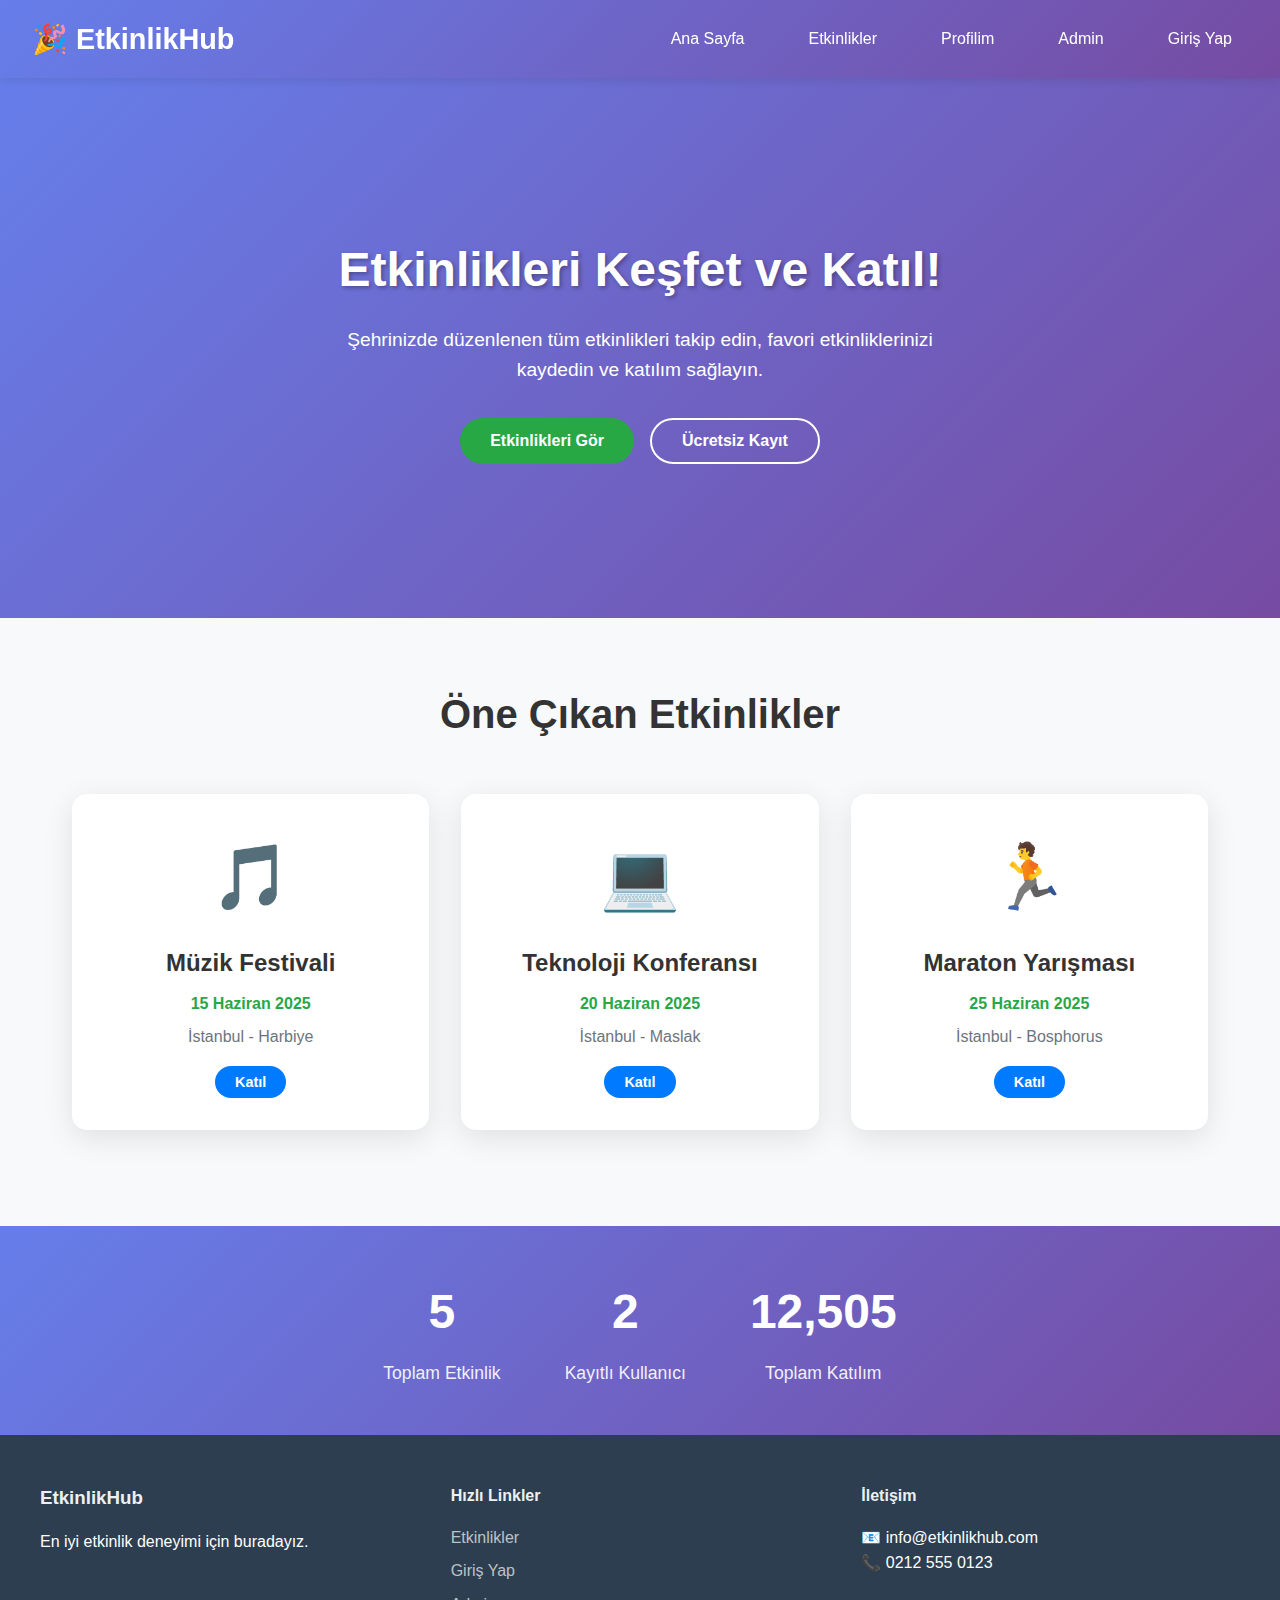
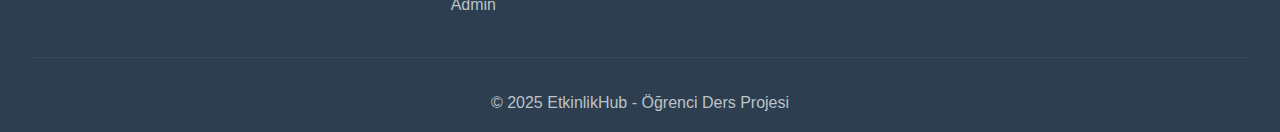
<file: index.html>
<!DOCTYPE html>
<html lang="tr">
<head>
    <meta charset="UTF-8">
    <meta name="viewport" content="width=device-width, initial-scale=1.0">
    <title>Etkinlik Takip Sistemi</title>
    <link rel="stylesheet" href="css/style.css">
</head>
<body>
    <!-- Header -->
    <header>
        <nav class="navbar">
            <div class="logo">
                <h2>🎉 EtkinlikHub</h2>
            </div>
            <ul class="nav-links">
                <li><a href="index.html">Ana Sayfa</a></li>
                <li><a href="pages/events.html">Etkinlikler</a></li>
                <li><a href="pages/profile.html">Profilim</a></li>
                <li><a href="pages/admin.html">Admin</a></li>
                <li><a href="pages/login.html" id="loginBtn">Giriş Yap</a></li>
            </ul>
        </nav>
    </header>

    <!-- Hero Section -->
    <section class="hero">
        <div class="hero-content">
            <h1>Etkinlikleri Keşfet ve Katıl!</h1>
            <p>Şehrinizde düzenlenen tüm etkinlikleri takip edin, favori etkinliklerinizi kaydedin ve katılım sağlayın.</p>
            <div class="hero-buttons">
                <button class="btn primary" onclick="window.location.href='pages/events.html'">Etkinlikleri Gör</button>
                <button class="btn secondary" onclick="window.location.href='pages/login.html'">Ücretsiz Kayıt</button>
            </div>
        </div>
    </section>

    <!-- Öne Çıkan Etkinlikler -->
    <section class="featured-events">
        <h2>Öne Çıkan Etkinlikler</h2>
        <div class="events-grid" id="featuredEvents">
            <div class="event-card">
                <div class="event-image">🎵</div>
                <div class="event-info">
                    <h3>Müzik Festivali</h3>
                    <p class="event-date">15 Haziran 2025</p>
                    <p class="event-location">İstanbul - Harbiye</p>
                    <button class="btn small" onclick="joinEvent('muzik-festivali')">Katıl</button>
                </div>
            </div>
            
            <div class="event-card">
                <div class="event-image">💻</div>
                <div class="event-info">
                    <h3>Teknoloji Konferansı</h3>
                    <p class="event-date">20 Haziran 2025</p>
                    <p class="event-location">İstanbul - Maslak</p>
                    <button class="btn small" onclick="joinEvent('tech-konferans')">Katıl</button>
                </div>
            </div>
            
            <div class="event-card">
                <div class="event-image">🏃</div>
                <div class="event-info">
                    <h3>Maraton Yarışması</h3>
                    <p class="event-date">25 Haziran 2025</p>
                    <p class="event-location">İstanbul - Bosphorus</p>
                    <button class="btn small" onclick="joinEvent('maraton')">Katıl</button>
                </div>
            </div>
        </div>
    </section>

    <!-- İstatistikler -->
    <section class="stats">
        <div class="stat-item">
            <h3 id="totalEvents">127</h3>
            <p>Toplam Etkinlik</p>
        </div>
        <div class="stat-item">
            <h3 id="totalUsers">2,456</h3>
            <p>Kayıtlı Kullanıcı</p>
        </div>
        <div class="stat-item">
            <h3 id="totalParticipants">8,934</h3>
            <p>Toplam Katılım</p>
        </div>
    </section>

    <!-- Footer -->
    <footer>
        <div class="footer-content">
            <div class="footer-section">
                <h3>EtkinlikHub</h3>
                <p>En iyi etkinlik deneyimi için buradayız.</p>
            </div>
            <div class="footer-section">
                <h4>Hızlı Linkler</h4>
                <ul>
                    <li><a href="pages/events.html">Etkinlikler</a></li>
                    <li><a href="pages/login.html">Giriş Yap</a></li>
                    <li><a href="pages/admin.html">Admin</a></li>
                </ul>
            </div>
            <div class="footer-section">
                <h4>İletişim</h4>
                <p>📧 info@etkinlikhub.com</p>
                <p>📞 0212 555 0123</p>
            </div>
        </div>
        <div class="footer-bottom">
            <p>&copy; 2025 EtkinlikHub - Öğrenci Ders Projesi</p>
        </div>
    </footer>

    <script src="js/script.js"></script>
</body>
</html>
</file>
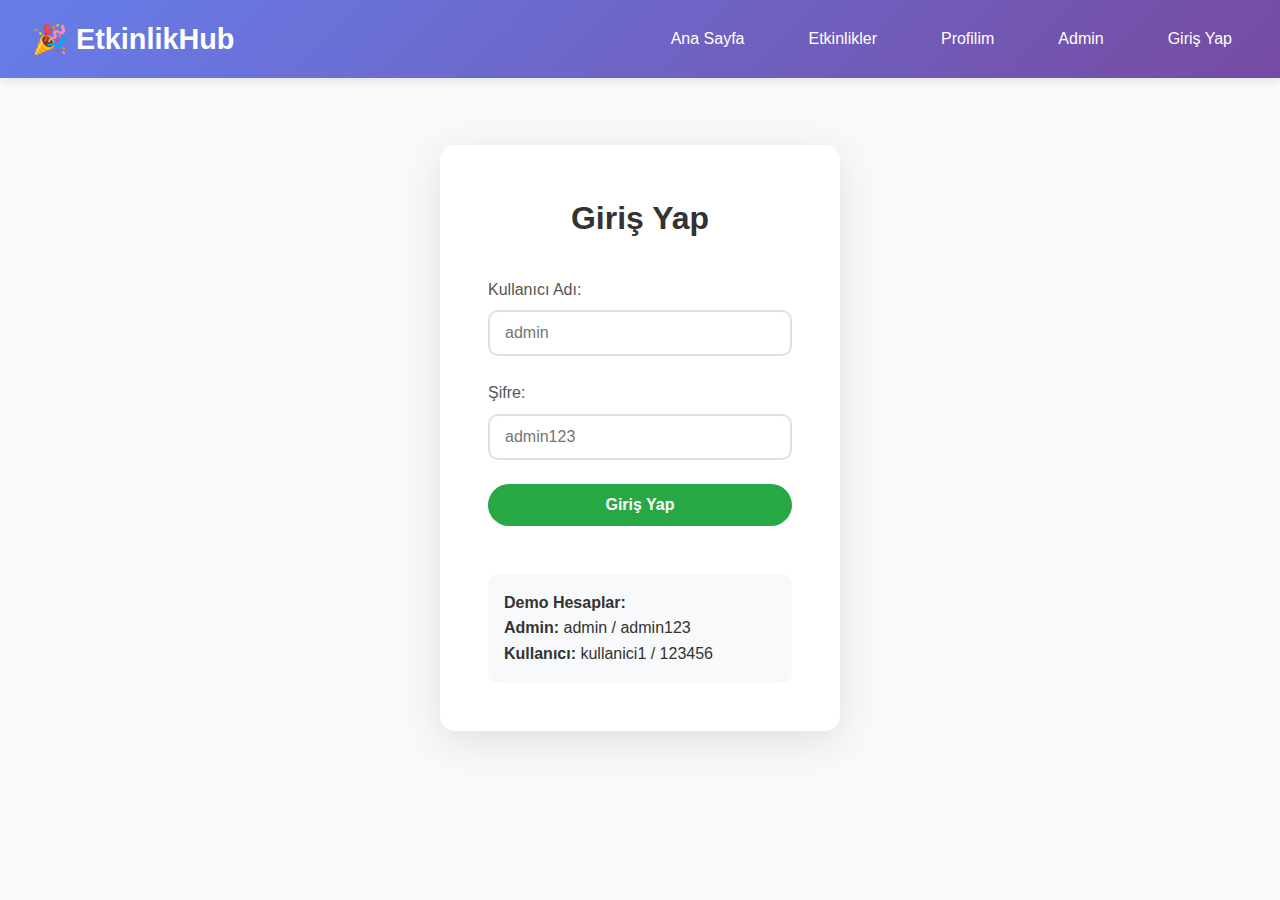
<file: pages/admin.html>
<!DOCTYPE html>
<html lang="tr">
<head>
    <meta charset="UTF-8">
    <meta name="viewport" content="width=device-width, initial-scale=1.0">
    <title>Admin Panel - Etkinlik Takip Sistemi</title>
    <link rel="stylesheet" href="../css/style.css">
</head>
<body>
    <header>
        <nav class="navbar">
            <div class="logo">
                <h2>🎉 EtkinlikHub</h2>
            </div>
            <ul class="nav-links">
                <li><a href="../index.html">Ana Sayfa</a></li>
                <li><a href="events.html">Etkinlikler</a></li>
                <li><a href="profile.html">Profilim</a></li>
                <li><a href="admin.html" class="active">Admin</a></li>
                <li><a href="login.html" id="loginBtn">Giriş Yap</a></li>
            </ul>
        </nav>
    </header>

    <div class="admin-container">
        <div class="admin-header">
            <h1>🔧 Admin Paneli</h1>
            <p>Etkinlik ve kullanıcı yönetimi</p>
        </div>

        <div class="admin-grid">
            <!-- Etkinlik Yönetimi -->
            <div class="admin-card">
                <h3>📝 Etkinlik Yönetimi</h3>
                <button class="btn primary" onclick="openModal('addEventModal')">Yeni Etkinlik Ekle</button>
                
                <div class="table-container">
                    <table>
                        <thead>
                            <tr>
                                <th>ID</th>
                                <th>Etkinlik Adı</th>
                                <th>Tarih</th>
                                <th>Katılımcı</th>
                                <th>Kapasite</th>
                                <th>İşlemler</th>
                            </tr>
                        </thead>
                        <tbody id="eventsTable">
                            <!-- JavaScript ile doldurulacak -->
                        </tbody>
                    </table>
                </div>
            </div>

            <!-- Kullanıcı Yönetimi -->
            <div class="admin-card">
                <h3>👥 Kullanıcı Yönetimi</h3>
                
                <div class="table-container">
                    <table>
                        <thead>
                            <tr>
                                <th>ID</th>
                                <th>Kullanıcı Adı</th>
                                <th>Ad Soyad</th>
                                <th>Email</th>
                                <th>Rol</th>
                                <th>İşlemler</th>
                            </tr>
                        </thead>
                        <tbody id="usersTable">
                            <!-- JavaScript ile doldurulacak -->
                        </tbody>
                    </table>
                </div>
            </div>

            <!-- İstatistikler -->
            <div class="admin-card">
                <h3>📊 İstatistikler</h3>
                <div style="display: grid; grid-template-columns: repeat(2, 1fr); gap: 1rem;">
                    <div style="text-align: center; padding: 1rem; background: #f8f9fa; border-radius: 10px;">
                        <h4 id="totalEventsAdmin">0</h4>
                        <p>Toplam Etkinlik</p>
                    </div>
                    <div style="text-align: center; padding: 1rem; background: #f8f9fa; border-radius: 10px;">
                        <h4 id="totalUsersAdmin">0</h4>
                        <p>Toplam Kullanıcı</p>
                    </div>
                    <div style="text-align: center; padding: 1rem; background: #f8f9fa; border-radius: 10px;">
                        <h4 id="totalParticipantsAdmin">0</h4>
                        <p>Toplam Katılım</p>
                    </div>
                    <div style="text-align: center; padding: 1rem; background: #f8f9fa; border-radius: 10px;">
                        <h4 id="avgParticipation">0%</h4>
                        <p>Ortalama Doluluk</p>
                    </div>
                </div>
            </div>
        </div>
    </div>

    <!-- Etkinlik Ekleme Modal -->
    <div id="addEventModal" class="modal">
        <div class="modal-content">
            <span class="close" onclick="closeModal('addEventModal')">&times;</span>
            <h2>Yeni Etkinlik Ekle</h2>
            
            <form id="addEventForm">
                <div class="form-group">
                    <label>Etkinlik Adı:</label>
                    <input type="text" id="eventName" required>
                </div>
                
                <div class="form-group">
                    <label>Tarih:</label>
                    <input type="text" id="eventDate" required placeholder="15 Haziran 2025">
                </div>
                
                <div class="form-group">
                    <label>Konum:</label>
                    <input type="text" id="eventLocation" required>
                </div>
                
                <div class="form-group">
                    <label>Açıklama:</label>
                    <textarea id="eventDescription" rows="3" required></textarea>
                </div>
                
                <div class="form-group">
                    <label>Kapasite:</label>
                    <input type="number" id="eventCapacity" required min="1">
                </div>
                
                <div class="form-group">
                    <label>Fiyat (TL):</label>
                    <input type="number" id="eventPrice" required min="0">
                </div>
                
                <div class="form-group">
                    <label>Kategori:</label>
                    <select id="eventCategory" required>
                        <option value="">Seçiniz</option>
                        <option value="Müzik">Müzik</option>
                        <option value="Teknoloji">Teknoloji</option>
                        <option value="Spor">Spor</option>
                        <option value="Sanat">Sanat</option>
                        <option value="Yemek">Yemek</option>
                    </select>
                </div>
                
                <div class="form-group">
                    <label>Organizatör:</label>
                    <input type="text" id="eventOrganizer" required>
                </div>
                
                <div class="form-group">
                    <label>Emoji İkon:</label>
                    <input type="text" id="eventImage" placeholder="🎵" maxlength="2">
                </div>
                
                <button type="submit" class="btn primary">Etkinlik Ekle</button>
            </form>
        </div>
    </div>

    <script src="../js/script.js"></script>
    <script>
        // Sayfa yüklendiğinde
        document.addEventListener('DOMContentLoaded', function() {
            // Admin kontrolü
            if (!currentUser || !isAdmin()) {
                alert('Bu sayfaya erişim yetkiniz yok! Admin girişi gereklidir.');
                window.location.href = 'login.html';
                return;
            }
            
            updateUI();
            loadAdminData();
            
            // Form submit event
            document.getElementById('addEventForm').addEventListener('submit', handleAddEvent);
        });

        // Admin verilerini yükle
        function loadAdminData() {
            loadEventsTable();
            loadUsersTable();
            loadAdminStats();
        }

        // Etkinlikler tablosunu yükle
        function loadEventsTable() {
            const eventsTable = document.getElementById('eventsTable');
            eventsTable.innerHTML = events.map(event => `
                <tr>
                    <td>${event.id}</td>
                    <td>${event.name}</td>
                    <td>${event.date}</td>
                    <td>${event.registered}</td>
                    <td>${event.capacity}</td>
                    <td class="action-buttons">
                        <button class="btn-edit" onclick="editEvent(${event.id})">Düzenle</button>
                        <button class="btn-delete" onclick="deleteEventAdmin(${event.id})">Sil</button>
                    </td>
                </tr>
            `).join('');
        }

        // Kullanıcılar tablosunu yükle
        function loadUsersTable() {
            const usersTable = document.getElementById('usersTable');
            usersTable.innerHTML = users.map(user => `
                <tr>
                    <td>${user.id}</td>
                    <td>${user.username}</td>
                    <td>${user.name}</td>
                    <td>${user.email}</td>
                    <td>${user.role}</td>
                    <td class="action-buttons">
                        ${user.role !== 'admin' ? `<button class="btn-delete" onclick="deleteUserAdmin(${user.id})">Sil</button>` : '<span>-</span>'}
                    </td>
                </tr>
            `).join('');
        }

        // Admin istatistiklerini yükle
        function loadAdminStats() {
            document.getElementById('totalEventsAdmin').textContent = events.length;
            document.getElementById('totalUsersAdmin').textContent = users.length;
            
            const totalParticipants = events.reduce((sum, event) => sum + event.registered, 0);
            document.getElementById('totalParticipantsAdmin').textContent = totalParticipants;
            
            const totalCapacity = events.reduce((sum, event) => sum + event.capacity, 0);
            const avgParticipation = totalCapacity > 0 ? Math.round((totalParticipants / totalCapacity) * 100) : 0;
            document.getElementById('avgParticipation').textContent = avgParticipation + '%';
        }

        // Etkinlik ekleme form submit
        function handleAddEvent(e) {
            e.preventDefault();
            
            const eventData = {
                name: document.getElementById('eventName').value,
                date: document.getElementById('eventDate').value,
                location: document.getElementById('eventLocation').value,
                description: document.getElementById('eventDescription').value,
                capacity: document.getElementById('eventCapacity').value,
                price: document.getElementById('eventPrice').value,
                category: document.getElementById('eventCategory').value,
                organizer: document.getElementById('eventOrganizer').value,
                image: document.getElementById('eventImage').value || '📅'
            };
            
            if (addEvent(eventData)) {
                alert('Etkinlik başarıyla eklendi!');
                document.getElementById('addEventForm').reset();
                closeModal('addEventModal');
                loadAdminData();
            } else {
                alert('Etkinlik eklenirken hata oluştu!');
            }
        }

        // Etkinlik silme (Admin)
        function deleteEventAdmin(eventId) {
            if (confirm('Bu etkinliği silmek istediğinizden emin misiniz?')) {
                if (deleteEvent(eventId)) {
                    alert('Etkinlik başarıyla silindi!');
                    loadAdminData();
                } else {
                    alert('Etkinlik silinirken hata oluştu!');
                }
            }
        }

        // Kullanıcı silme (Admin)
        function deleteUserAdmin(userId) {
            if (confirm('Bu kullanıcıyı silmek istediğinizden emin misiniz?')) {
                if (deleteUser(userId)) {
                    alert('Kullanıcı başarıyla silindi!');
                    loadAdminData();
                } else {
                    alert('Kullanıcı silinirken hata oluştu!');
                }
            }
        }

        // Etkinlik düzenleme (basit alert ile)
        function editEvent(eventId) {
            const event = events.find(e => e.id == eventId);
            if (event) {
                const newName = prompt('Yeni etkinlik adı:', event.name);
                if (newName && newName !== event.name) {
                    event.name = newName;
                    alert('Etkinlik adı güncellendi!');
                    loadAdminData();
                }
            }
        }
    </script>
</body>
</html>
</file>
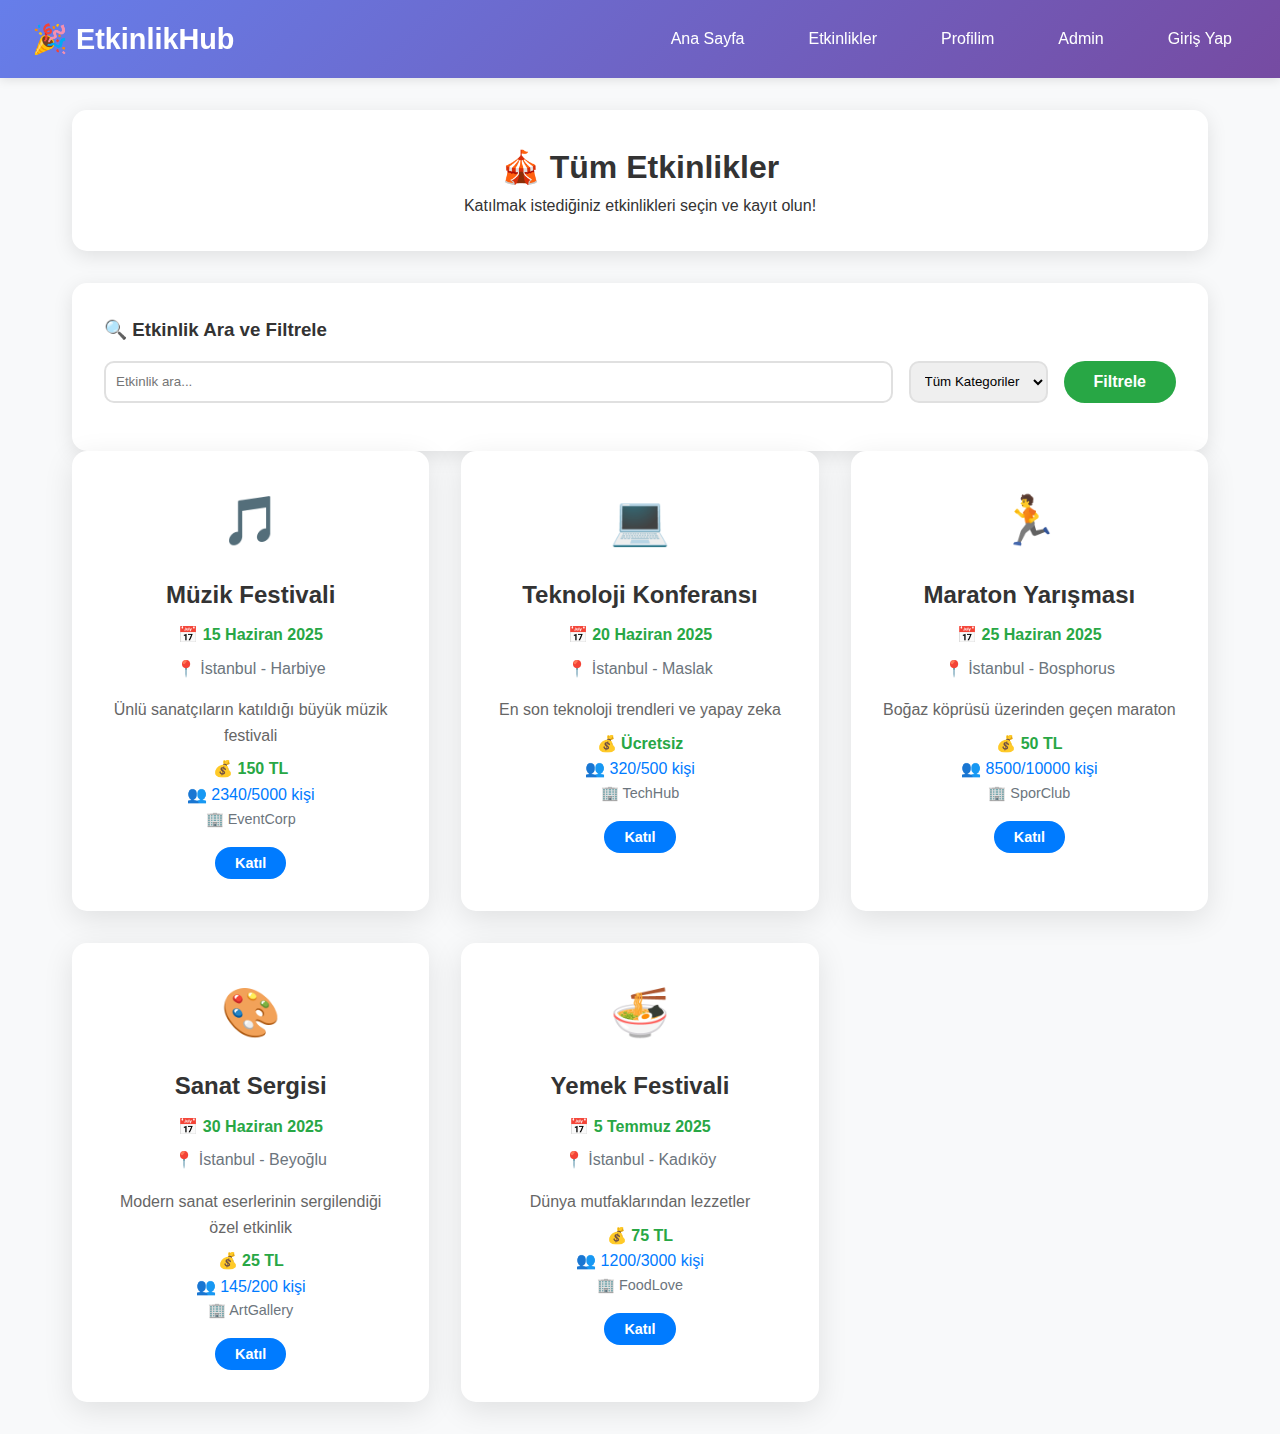
<file: pages/events.html>
<!DOCTYPE html>
<html lang="tr">
<head>
    <meta charset="UTF-8">
    <meta name="viewport" content="width=device-width, initial-scale=1.0">
    <title>Etkinlikler - Etkinlik Takip Sistemi</title>
    <link rel="stylesheet" href="../css/style.css">
</head>
<body>
    <header>
        <nav class="navbar">
            <div class="logo">
                <h2>🎉 EtkinlikHub</h2>
            </div>
            <ul class="nav-links">
                <li><a href="../index.html">Ana Sayfa</a></li>
                <li><a href="events.html" class="active">Etkinlikler</a></li>
                <li><a href="profile.html">Profilim</a></li>
                <li><a href="admin.html">Admin</a></li>
                <li><a href="login.html" id="loginBtn">Giriş Yap</a></li>
            </ul>
        </nav>
    </header>

    <div class="admin-container">
        <div class="admin-header">
            <h1>🎪 Tüm Etkinlikler</h1>
            <p>Katılmak istediğiniz etkinlikleri seçin ve kayıt olun!</p>
        </div>

        <!-- Arama ve Filtreleme -->
        <div class="admin-card">
            <h3>🔍 Etkinlik Ara ve Filtrele</h3>
            <div style="display: flex; gap: 1rem; flex-wrap: wrap; margin-bottom: 1rem;">
                <input type="text" id="searchInput" placeholder="Etkinlik ara..." style="flex: 1; padding: 10px; border: 2px solid #e0e0e0; border-radius: 10px;">
                <select id="categoryFilter" style="padding: 10px; border: 2px solid #e0e0e0; border-radius: 10px;">
                    <option value="all">Tüm Kategoriler</option>
                    <option value="Müzik">Müzik</option>
                    <option value="Teknoloji">Teknoloji</option>
                    <option value="Spor">Spor</option>
                    <option value="Sanat">Sanat</option>
                    <option value="Yemek">Yemek</option>
                </select>
                <button class="btn primary" onclick="filterEvents()">Filtrele</button>
            </div>
        </div>

        <!-- Etkinlik Listesi -->
        <div id="eventsList" class="events-grid">
            <!-- JavaScript ile doldurulacak -->
        </div>
    </div>

    <script src="../js/script.js"></script>
    <script>
        // Sayfa yüklendiğinde
        document.addEventListener('DOMContentLoaded', function() {
            updateUI();
            updateEventsList();
            
            // Arama inputu için event listener
            document.getElementById('searchInput').addEventListener('input', filterEvents);
            document.getElementById('categoryFilter').addEventListener('change', filterEvents);
        });

        // Etkinlik listesini güncelle
        function updateEventsList(filteredEvents = null) {
            const eventsToShow = filteredEvents || events;
            const eventsList = document.getElementById('eventsList');
            
            if (eventsToShow.length === 0) {
                eventsList.innerHTML = '<p style="text-align: center; color: #666; font-size: 1.2rem;">Hiç etkinlik bulunamadı.</p>';
                return;
            }
            
            eventsList.innerHTML = eventsToShow.map(event => `
                <div class="event-card">
                    <div class="event-image" style="font-size: 3rem;">${event.image}</div>
                    <div class="event-info">
                        <h3>${event.name}</h3>
                        <p class="event-date">📅 ${event.date}</p>
                        <p class="event-location">📍 ${event.location}</p>
                        <p style="color: #666; margin: 0.5rem 0;">${event.description}</p>
                        <p style="color: #28a745; font-weight: bold;">💰 ${formatPrice(event.price)}</p>
                        <p style="color: #007bff;">👥 ${event.registered}/${event.capacity} kişi</p>
                        <p style="color: #6c757d; font-size: 0.9rem;">🏢 ${event.organizer}</p>
                        
                        <div style="margin-top: 1rem;">
                            ${currentUser && currentUser.registeredEvents.includes(event.id) 
                                ? '<button class="btn" style="background-color: #28a745; color: white;" disabled>✓ Kayıtlısınız</button>'
                                : `<button class="btn small" onclick="joinEvent(${event.id})">Katıl</button>`
                            }
                        </div>
                        
                        ${event.registered >= event.capacity 
                            ? '<p style="color: red; font-weight: bold; margin-top: 0.5rem;">⚠️ DOLU</p>' 
                            : ''
                        }
                    </div>
                </div>
            `).join('');
        }

        // Etkinlik filtreleme
        function filterEvents() {
            const searchTerm = document.getElementById('searchInput').value;
            const selectedCategory = document.getElementById('categoryFilter').value;
            
            let filteredEvents = events;
            
            // Kategori filtresi
            if (selectedCategory !== 'all') {
                filteredEvents = filterEventsByCategory(selectedCategory);
            }
            
            // Arama filtresi
            if (searchTerm) {
                filteredEvents = searchEvents(searchTerm);
            }
            
            // Her iki filtreyi birleştir
            if (searchTerm && selectedCategory !== 'all') {
                filteredEvents = events.filter(event => {
                    const matchesSearch = event.name.toLowerCase().includes(searchTerm.toLowerCase()) ||
                                        event.location.toLowerCase().includes(searchTerm.toLowerCase()) ||
                                        event.description.toLowerCase().includes(searchTerm.toLowerCase());
                    const matchesCategory = event.category === selectedCategory;
                    return matchesSearch && matchesCategory;
                });
            }
            
            updateEventsList(filteredEvents);
        }

        // Etkinliğe katılma fonksiyonu (override)
        function joinEvent(eventId) {
            if (!currentUser) {
                alert('Etkinliğe katılmak için önce giriş yapmalısınız!');
                window.location.href = 'login.html';
                return;
            }
            
            const event = events.find(e => e.id == eventId);
            if (!event) {
                alert('Etkinlik bulunamadı!');
                return;
            }
            
            // Zaten kayıtlı mı kontrol et
            if (currentUser.registeredEvents.includes(event.id)) {
                alert('Bu etkinliğe zaten kayıtlısınız!');
                return;
            }
            
            // Kapasite kontrol et
            if (event.registered >= event.capacity) {
                alert('Bu etkinlik dolu! Kapasite sınırına ulaşılmış.');
                return;
            }
            
            // Etkinliğe kaydet
            currentUser.registeredEvents.push(event.id);
            event.registered++;
            
            // Local storage'a kaydet
            localStorage.setItem('currentUser', JSON.stringify(currentUser));
            
            alert(`${event.name} etkinliğine başarıyla kaydoldunuz!`);
            
            // Listeyi güncelle
            updateEventsList();
        }
    </script>
</body>
</html>
</file>
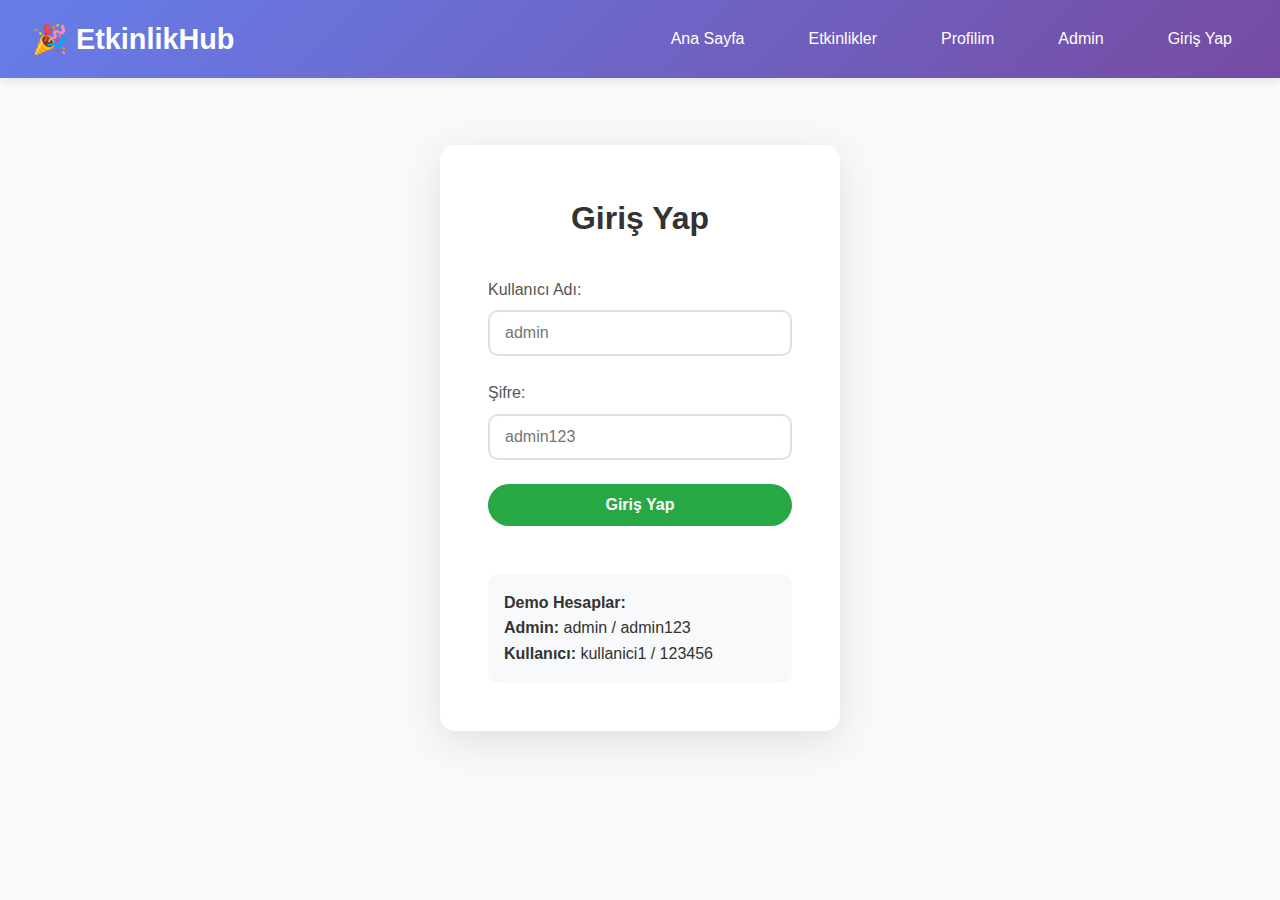
<file: pages/login.html>
<!DOCTYPE html>
<html lang="tr">
<head>
    <meta charset="UTF-8">
    <meta name="viewport" content="width=device-width, initial-scale=1.0">
    <title>Giriş Yap - Etkinlik Takip Sistemi</title>
    <link rel="stylesheet" href="../css/style.css">
</head>
<body>
    <header>
        <nav class="navbar">
            <div class="logo">
                <h2>🎉 EtkinlikHub</h2>
            </div>
            <ul class="nav-links">
                <li><a href="../index.html">Ana Sayfa</a></li>
                <li><a href="events.html">Etkinlikler</a></li>
                <li><a href="profile.html">Profilim</a></li>
                <li><a href="admin.html">Admin</a></li>
                <li><a href="login.html">Giriş Yap</a></li>
            </ul>
        </nav>
    </header>

    <div class="auth-container">
        <div class="auth-form">
            <h2>Giriş Yap</h2>
            
            <form id="loginForm">
                <div class="form-group">
                    <label>Kullanıcı Adı:</label>
                    <input type="text" id="loginUsername" placeholder="admin">
                </div>
                
                <div class="form-group">
                    <label>Şifre:</label>
                    <input type="password" id="loginPassword" placeholder="admin123">
                </div>
                
                <button type="submit" class="btn primary">Giriş Yap</button>
            </form>

            <div style="margin-top: 2rem; padding: 1rem; background-color: #f8f9fa; border-radius: 10px;">
                <h4>Demo Hesaplar:</h4>
                <p><strong>Admin:</strong> admin / admin123</p>
                <p><strong>Kullanıcı:</strong> kullanici1 / 123456</p>
            </div>
        </div>
    </div>

    <script src="../js/script.js"></script>
    <script>
        document.getElementById('loginForm').addEventListener('submit', function(e) {
            e.preventDefault();
            
            const username = document.getElementById('loginUsername').value;
            const password = document.getElementById('loginPassword').value;
            
            if (login(username, password)) {
                alert('Başarıyla giriş yaptınız!');
                window.location.href = '../index.html';
            } else {
                alert('Kullanıcı adı veya şifre hatalı!');
            }
        });
    </script>
</body>
</html>
</file>
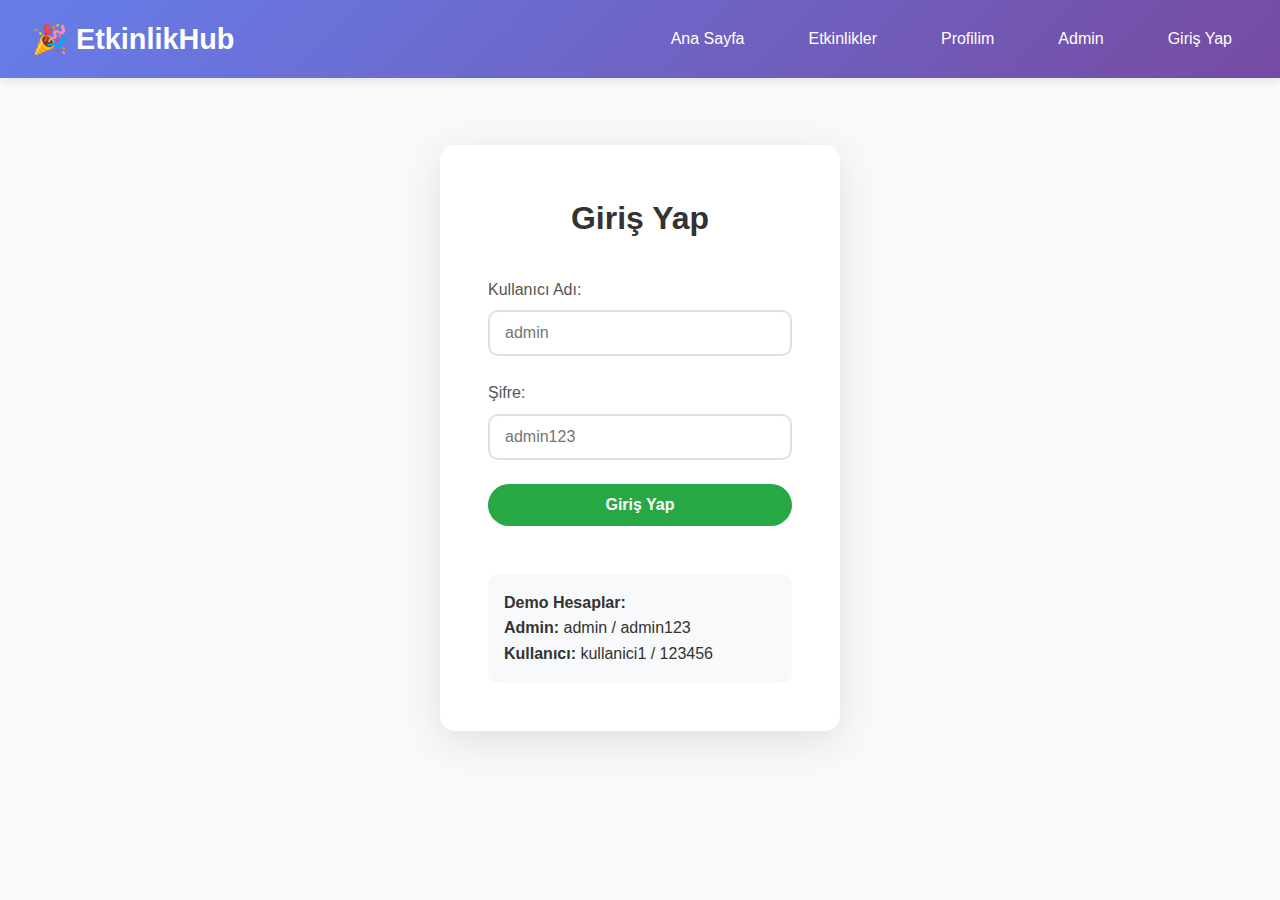
<file: pages/profile.html>
<!DOCTYPE html>
<html lang="tr">
<head>
    <meta charset="UTF-8">
    <meta name="viewport" content="width=device-width, initial-scale=1.0">
    <title>Profilim - Etkinlik Takip Sistemi</title>
    <link rel="stylesheet" href="../css/style.css">
</head>
<body>
    <header>
        <nav class="navbar">
            <div class="logo">
                <h2>🎉 EtkinlikHub</h2>
            </div>
            <ul class="nav-links">
                <li><a href="../index.html">Ana Sayfa</a></li>
                <li><a href="events.html">Etkinlikler</a></li>
                <li><a href="profile.html" class="active">Profilim</a></li>
                <li><a href="admin.html">Admin</a></li>
                <li><a href="login.html" id="loginBtn">Giriş Yap</a></li>
            </ul>
        </nav>
    </header>

    <div class="profile-container">
        <div class="profile-header">
            <div class="profile-avatar" id="userAvatar">👤</div>
            <h2 id="userName">Kullanıcı Adı</h2>
            <p id="userEmail">email@example.com</p>
            <p id="userRole">Kullanıcı</p>
            <button class="btn secondary" onclick="logout()">Çıkış Yap</button>
        </div>

        <div class="my-events">
            <h3>🎪 Katıldığım Etkinlikler</h3>
            <div id="myEventsList" class="event-list">
                <!-- JavaScript ile doldurulacak -->
            </div>
        </div>

        <div class="my-events" style="margin-top: 2rem;">
            <h3>📊 İstatistiklerim</h3>
            <div style="display: grid; grid-template-columns: repeat(auto-fit, minmax(200px, 1fr)); gap: 1rem;">
                <div style="text-align: center; padding: 1.5rem; background: linear-gradient(135deg, #667eea 0%, #764ba2 100%); color: white; border-radius: 15px;">
                    <h4 id="myEventsCount">0</h4>
                    <p>Katıldığım Etkinlik</p>
                </div>
                <div style="text-align: center; padding: 1.5rem; background: linear-gradient(135deg, #f093fb 0%, #f5576c 100%); color: white; border-radius: 15px;">
                    <h4 id="totalSpent">0 TL</h4>
                    <p>Toplam Harcama</p>
                </div>
                <div style="text-align: center; padding: 1.5rem; background: linear-gradient(135deg, #4facfe 0%, #00f2fe 100%); color: white; border-radius: 15px;">
                    <h4 id="favoriteCategory">-</h4>
                    <p>Favori Kategori</p>
                </div>
            </div>
        </div>
    </div>

    <script src="../js/script.js"></script>
    <script>
        // Sayfa yüklendiğinde
        document.addEventListener('DOMContentLoaded', function() {
            // Giriş kontrolü
            if (!currentUser) {
                alert('Bu sayfayı görüntülemek için giriş yapmalısınız!');
                window.location.href = 'login.html';
                return;
            }
            
            updateUI();
            loadUserProfile();
            loadUserEvents();
            loadUserStats();
        });

        // Kullanıcı profil bilgilerini yükle
        function loadUserProfile() {
            document.getElementById('userName').textContent = currentUser.name;
            document.getElementById('userEmail').textContent = currentUser.email;
            document.getElementById('userRole').textContent = currentUser.role === 'admin' ? 'Yönetici' : 'Kullanıcı';
            
            // Avatar emoji belirleme
            const avatarEmojis = ['👤', '🧑', '👩', '🧔', '👨', '🦸‍♂️', '🦸‍♀️', '🤵', '👩‍💼', '👨‍💼'];
            const avatarIndex = currentUser.id % avatarEmojis.length;
            document.getElementById('userAvatar').textContent = avatarEmojis[avatarIndex];
        }

        // Kullanıcının katıldığı etkinlikleri yükle
        function loadUserEvents() {
            const myEventsList = document.getElementById('myEventsList');
            
            if (!currentUser.registeredEvents || currentUser.registeredEvents.length === 0) {
                myEventsList.innerHTML = `
                    <div style="text-align: center; padding: 2rem; color: #666;">
                        <h4>Henüz hiç etkinliğe katılmamışsınız</h4>
                        <p>Etkinlikler sayfasından ilginizi çeken etkinliklere katılabilirsiniz.</p>
                        <button class="btn primary" onclick="window.location.href='events.html'">Etkinlikleri Gör</button>
                    </div>
                `;
                return;
            }

            const userEvents = events.filter(event => currentUser.registeredEvents.includes(event.id));
            
            myEventsList.innerHTML = userEvents.map(event => `
                <div class="event-item">
                    <div class="event-details">
                        <h4>${event.image} ${event.name}</h4>
                        <p>📅 ${event.date}</p>
                        <p>📍 ${event.location}</p>
                        <p>💰 ${formatPrice(event.price)}</p>
                        <p>🏷️ ${event.category}</p>
                    </div>
                    <div style="display: flex; flex-direction: column; gap: 0.5rem; align-items: flex-end;">
                        <span class="event-status status-registered">Kayıtlı</span>
                        <button class="btn btn-delete" style="padding: 5px 15px; font-size: 0.8rem;" onclick="leaveEventFromProfile(${event.id})">
                            Çıkış Yap
                        </button>
                    </div>
                </div>
            `).join('');
        }

        // Kullanıcı istatistiklerini hesapla
        function loadUserStats() {
            if (!currentUser.registeredEvents || currentUser.registeredEvents.length === 0) {
                document.getElementById('myEventsCount').textContent = '0';
                document.getElementById('totalSpent').textContent = '0 TL';
                document.getElementById('favoriteCategory').textContent = '-';
                return;
            }

            const userEvents = events.filter(event => currentUser.registeredEvents.includes(event.id));
            
            // Katıldığı etkinlik sayısı
            document.getElementById('myEventsCount').textContent = userEvents.length;
            
            // Toplam harcama
            const totalSpent = userEvents.reduce((total, event) => total + event.price, 0);
            document.getElementById('totalSpent').textContent = totalSpent.toLocaleString() + ' TL';
            
            // Favori kategori
            const categories = userEvents.map(event => event.category);
            const categoryCount = categories.reduce((acc, category) => {
                acc[category] = (acc[category] || 0) + 1;
                return acc;
            }, {});
            
            let favoriteCategory = '-';
            if (Object.keys(categoryCount).length > 0) {
                favoriteCategory = Object.keys(categoryCount).reduce((a, b) => 
                    categoryCount[a] > categoryCount[b] ? a : b
                );
            }
            
            document.getElementById('favoriteCategory').textContent = favoriteCategory;
        }

        // Etkinlikten çıkma (profil sayfasından)
        function leaveEventFromProfile(eventId) {
            if (confirm('Bu etkinlikten çıkmak istediğinizden emin misiniz?')) {
                leaveEvent(eventId);
                loadUserEvents();
                loadUserStats();
            }
        }
    </script>
</body>
</html>
</file>
<file: css/style.css>
/* Global Styles */
* {
    margin: 0;
    padding: 0;
    box-sizing: border-box;
}

body {
    font-family: 'Arial', sans-serif;
    line-height: 1.6;
    color: #333;
    background-color: #f8f9fa;
}

/* Header */
.navbar {
    background: linear-gradient(135deg, #667eea 0%, #764ba2 100%);
    padding: 1rem 2rem;
    display: flex;
    justify-content: space-between;
    align-items: center;
    box-shadow: 0 2px 10px rgba(0,0,0,0.1);
    position: sticky;
    top: 0;
    z-index: 1000;
}

.logo h2 {
    color: white;
    font-size: 1.8rem;
    font-weight: bold;
}

.nav-links {
    display: flex;
    list-style: none;
    gap: 2rem;
}

.nav-links a {
    color: white;
    text-decoration: none;
    font-weight: 500;
    transition: all 0.3s ease;
    padding: 0.5rem 1rem;
    border-radius: 5px;
}

.nav-links a:hover {
    background-color: rgba(255,255,255,0.2);
    transform: translateY(-2px);
}

/* Hero Section */
.hero {
    background: linear-gradient(135deg, #667eea 0%, #764ba2 100%);
    color: white;
    padding: 4rem 2rem;
    text-align: center;
    min-height: 60vh;
    display: flex;
    align-items: center;
    justify-content: center;
}

.hero-content h1 {
    font-size: 3rem;
    margin-bottom: 1rem;
    text-shadow: 2px 2px 4px rgba(0,0,0,0.3);
}

.hero-content p {
    font-size: 1.2rem;
    margin-bottom: 2rem;
    max-width: 600px;
    margin-left: auto;
    margin-right: auto;
}

.hero-buttons {
    display: flex;
    gap: 1rem;
    justify-content: center;
    flex-wrap: wrap;
}

/* Buttons */
.btn {
    padding: 12px 30px;
    border: none;
    border-radius: 25px;
    font-size: 1rem;
    font-weight: 600;
    cursor: pointer;
    transition: all 0.3s ease;
    text-decoration: none;
    display: inline-block;
    text-align: center;
}

.btn.primary {
    background-color: #28a745;
    color: white;
}

.btn.primary:hover {
    background-color: #218838;
    transform: translateY(-2px);
    box-shadow: 0 5px 15px rgba(40, 167, 69, 0.3);
}

.btn.secondary {
    background-color: transparent;
    color: white;
    border: 2px solid white;
}

.btn.secondary:hover {
    background-color: white;
    color: #667eea;
    transform: translateY(-2px);
}

.btn.small {
    padding: 8px 20px;
    font-size: 0.9rem;
    background-color: #007bff;
    color: white;
}

.btn.small:hover {
    background-color: #0056b3;
    transform: translateY(-1px);
}

/* Featured Events */
.featured-events {
    padding: 4rem 2rem;
    max-width: 1200px;
    margin: 0 auto;
}

.featured-events h2 {
    text-align: center;
    font-size: 2.5rem;
    margin-bottom: 3rem;
    color: #333;
}

.events-grid {
    display: grid;
    grid-template-columns: repeat(auto-fit, minmax(300px, 1fr));
    gap: 2rem;
    margin-bottom: 2rem;
}

.event-card {
    background: white;
    border-radius: 15px;
    padding: 2rem;
    box-shadow: 0 8px 30px rgba(0,0,0,0.1);
    transition: all 0.3s ease;
    text-align: center;
}

.event-card:hover {
    transform: translateY(-10px);
    box-shadow: 0 15px 40px rgba(0,0,0,0.15);
}

.event-image {
    font-size: 4rem;
    margin-bottom: 1rem;
}

.event-info h3 {
    font-size: 1.5rem;
    margin-bottom: 0.5rem;
    color: #333;
}

.event-date {
    color: #28a745;
    font-weight: 600;
    margin-bottom: 0.5rem;
}

.event-location {
    color: #6c757d;
    margin-bottom: 1rem;
}

/* Stats */
.stats {
    background: linear-gradient(135deg, #667eea 0%, #764ba2 100%);
    padding: 3rem 2rem;
    display: flex;
    justify-content: center;
    gap: 4rem;
    flex-wrap: wrap;
}

.stat-item {
    text-align: center;
    color: white;
}

.stat-item h3 {
    font-size: 3rem;
    margin-bottom: 0.5rem;
    font-weight: bold;
}

.stat-item p {
    font-size: 1.1rem;
    opacity: 0.9;
}

/* Footer */
footer {
    background-color: #2c3e50;
    color: white;
    padding: 3rem 2rem 1rem;
}

.footer-content {
    display: grid;
    grid-template-columns: repeat(auto-fit, minmax(250px, 1fr));
    gap: 2rem;
    max-width: 1200px;
    margin: 0 auto;
}

.footer-section h3,
.footer-section h4 {
    margin-bottom: 1rem;
    color: #ecf0f1;
}

.footer-section ul {
    list-style: none;
}

.footer-section ul li {
    margin-bottom: 0.5rem;
}

.footer-section ul li a {
    color: #bdc3c7;
    text-decoration: none;
    transition: color 0.3s ease;
}

.footer-section ul li a:hover {
    color: white;
}

.footer-bottom {
    text-align: center;
    margin-top: 2rem;
    padding-top: 2rem;
    border-top: 1px solid #34495e;
    color: #bdc3c7;
}

/* Responsive Design */
@media (max-width: 768px) {
    .navbar {
        flex-direction: column;
        gap: 1rem;
    }
    
    .nav-links {
        gap: 1rem;
        flex-wrap: wrap;
        justify-content: center;
    }
    
    .hero-content h1 {
        font-size: 2rem;
    }
    
    .hero-buttons {
        flex-direction: column;
        align-items: center;
    }
    
    .stats {
        gap: 2rem;
    }
    
    .stat-item h3 {
        font-size: 2rem;
    }
}

/* Login/Register Forms */
.auth-container {
    min-height: 80vh;
    display: flex;
    align-items: center;
    justify-content: center;
    padding: 2rem;
}

.auth-form {
    background: white;
    padding: 3rem;
    border-radius: 15px;
    box-shadow: 0 10px 40px rgba(0,0,0,0.1);
    width: 100%;
    max-width: 400px;
}

.auth-form h2 {
    text-align: center;
    margin-bottom: 2rem;
    color: #333;
    font-size: 2rem;
}

.form-group {
    margin-bottom: 1.5rem;
}

.form-group label {
    display: block;
    margin-bottom: 0.5rem;
    color: #555;
    font-weight: 500;
}

.form-group input {
    width: 100%;
    padding: 12px 15px;
    border: 2px solid #e0e0e0;
    border-radius: 10px;
    font-size: 1rem;
    transition: border-color 0.3s ease;
}

.form-group input:focus {
    outline: none;
    border-color: #667eea;
    box-shadow: 0 0 10px rgba(102, 126, 234, 0.1);
}

.auth-form .btn {
    width: 100%;
    margin-bottom: 1rem;
}

.auth-links {
    text-align: center;
}

.auth-links a {
    color: #667eea;
    text-decoration: none;
    font-weight: 500;
}

.auth-links a:hover {
    text-decoration: underline;
}

/* Admin Panel */
.admin-container {
    max-width: 1200px;
    margin: 2rem auto;
    padding: 0 2rem;
}

.admin-header {
    background: white;
    padding: 2rem;
    border-radius: 15px;
    box-shadow: 0 5px 20px rgba(0,0,0,0.1);
    margin-bottom: 2rem;
    text-align: center;
}

.admin-grid {
    display: grid;
    grid-template-columns: repeat(auto-fit, minmax(300px, 1fr));
    gap: 2rem;
}

.admin-card {
    background: white;
    padding: 2rem;
    border-radius: 15px;
    box-shadow: 0 5px 20px rgba(0,0,0,0.1);
}

.admin-card h3 {
    margin-bottom: 1rem;
    color: #333;
    display: flex;
    align-items: center;
    gap: 0.5rem;
}

/* Table Styles */
.table-container {
    overflow-x: auto;
    margin-top: 1rem;
}

table {
    width: 100%;
    border-collapse: collapse;
    background: white;
    border-radius: 10px;
    overflow: hidden;
    box-shadow: 0 5px 20px rgba(0,0,0,0.1);
}

table th,
table td {
    padding: 1rem;
    text-align: left;
    border-bottom: 1px solid #e0e0e0;
}

table th {
    background: linear-gradient(135deg, #667eea 0%, #764ba2 100%);
    color: white;
    font-weight: 600;
}

table tr:hover {
    background-color: #f8f9fa;
}

.action-buttons {
    display: flex;
    gap: 0.5rem;
}

.btn-edit {
    background-color: #ffc107;
    color: #333;
    padding: 5px 10px;
    border: none;
    border-radius: 5px;
    cursor: pointer;
    font-size: 0.8rem;
}

.btn-delete {
    background-color: #dc3545;
    color: white;
    padding: 5px 10px;
    border: none;
    border-radius: 5px;
    cursor: pointer;
    font-size: 0.8rem;
}

.btn-edit:hover {
    background-color: #e0a800;
}

.btn-delete:hover {
    background-color: #c82333;
}

/* Modal Styles */
.modal {
    display: none;
    position: fixed;
    z-index: 2000;
    left: 0;
    top: 0;
    width: 100%;
    height: 100%;
    background-color: rgba(0,0,0,0.5);
    backdrop-filter: blur(5px);
}

.modal-content {
    background-color: white;
    margin: 5% auto;
    padding: 2rem;
    border-radius: 15px;
    width: 90%;
    max-width: 500px;
    box-shadow: 0 20px 60px rgba(0,0,0,0.3);
    animation: modalShow 0.3s ease;
}

@keyframes modalShow {
    from {
        opacity: 0;
        transform: translateY(-50px);
    }
    to {
        opacity: 1;
        transform: translateY(0);
    }
}

.close {
    color: #aaa;
    float: right;
    font-size: 28px;
    font-weight: bold;
    cursor: pointer;
    line-height: 1;
}

.close:hover {
    color: #333;
}

/* Success/Error Messages */
.message {
    padding: 1rem;
    border-radius: 10px;
    margin-bottom: 1rem;
    font-weight: 500;
}

.message.success {
    background-color: #d4edda;
    color: #155724;
    border: 1px solid #c3e6cb;
}

.message.error {
    background-color: #f8d7da;
    color: #721c24;
    border: 1px solid #f5c6cb;
}

/* Profile Page */
.profile-container {
    max-width: 800px;
    margin: 2rem auto;
    padding: 0 2rem;
}

.profile-header {
    background: white;
    padding: 2rem;
    border-radius: 15px;
    box-shadow: 0 5px 20px rgba(0,0,0,0.1);
    margin-bottom: 2rem;
    text-align: center;
}

.profile-avatar {
    width: 100px;
    height: 100px;
    border-radius: 50%;
    background: linear-gradient(135deg, #667eea 0%, #764ba2 100%);
    display: flex;
    align-items: center;
    justify-content: center;
    font-size: 3rem;
    color: white;
    margin: 0 auto 1rem;
}

.my-events {
    background: white;
    padding: 2rem;
    border-radius: 15px;
    box-shadow: 0 5px 20px rgba(0,0,0,0.1);
}

.my-events h3 {
    margin-bottom: 1.5rem;
    color: #333;
}

.event-list {
    display: grid;
    gap: 1rem;
}

.event-item {
    display: flex;
    justify-content: space-between;
    align-items: center;
    padding: 1rem;
    border: 2px solid #e0e0e0;
    border-radius: 10px;
    transition: all 0.3s ease;
}

.event-item:hover {
    border-color: #667eea;
    transform: translateX(5px);
}

.event-details h4 {
    margin-bottom: 0.5rem;
    color: #333;
}

.event-details p {
    color: #6c757d;
    margin-bottom: 0.2rem;
    font-size: 0.9rem;
}

.event-status {
    padding: 0.3rem 1rem;
    border-radius: 20px;
    font-size: 0.8rem;
    font-weight: 600;
}

.status-registered {
    background-color: #d4edda;
    color: #155724;
}

.status-pending {
    background-color: #fff3cd;
    color: #856404;
}

.status-cancelled {
    background-color: #f8d7da;
    color: #721c24;
}
/* Modal Scroll Fix */
.modal-content {
    max-height: 90vh !important;
    overflow-y: auto !important;
    margin: 2% auto !important;
}

.modal-content::-webkit-scrollbar {
    width: 8px;
}

.modal-content::-webkit-scrollbar-track {
    background: #f1f1f1;
    border-radius: 10px;
}

.modal-content::-webkit-scrollbar-thumb {
    background: #888;
    border-radius: 10px;
}

.modal-content::-webkit-scrollbar-thumb:hover {
    background: #555;
}
</file>
